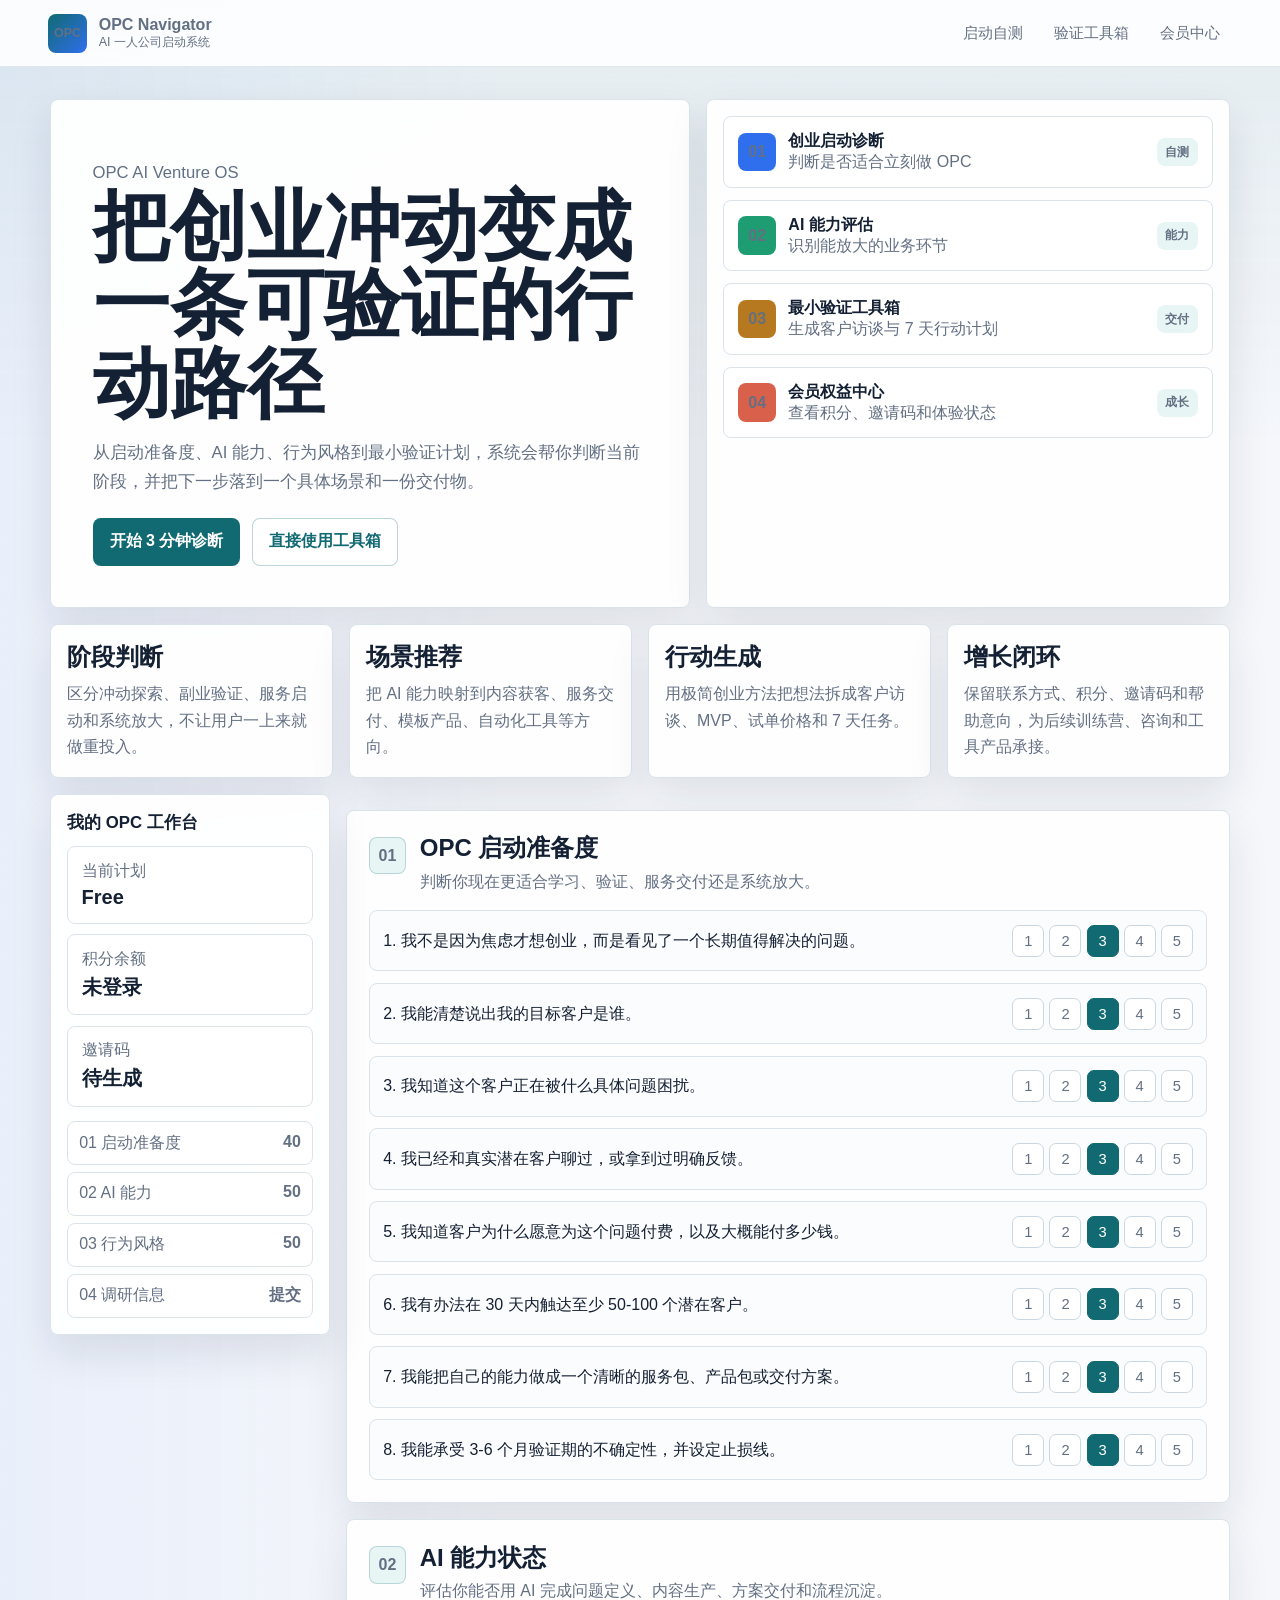
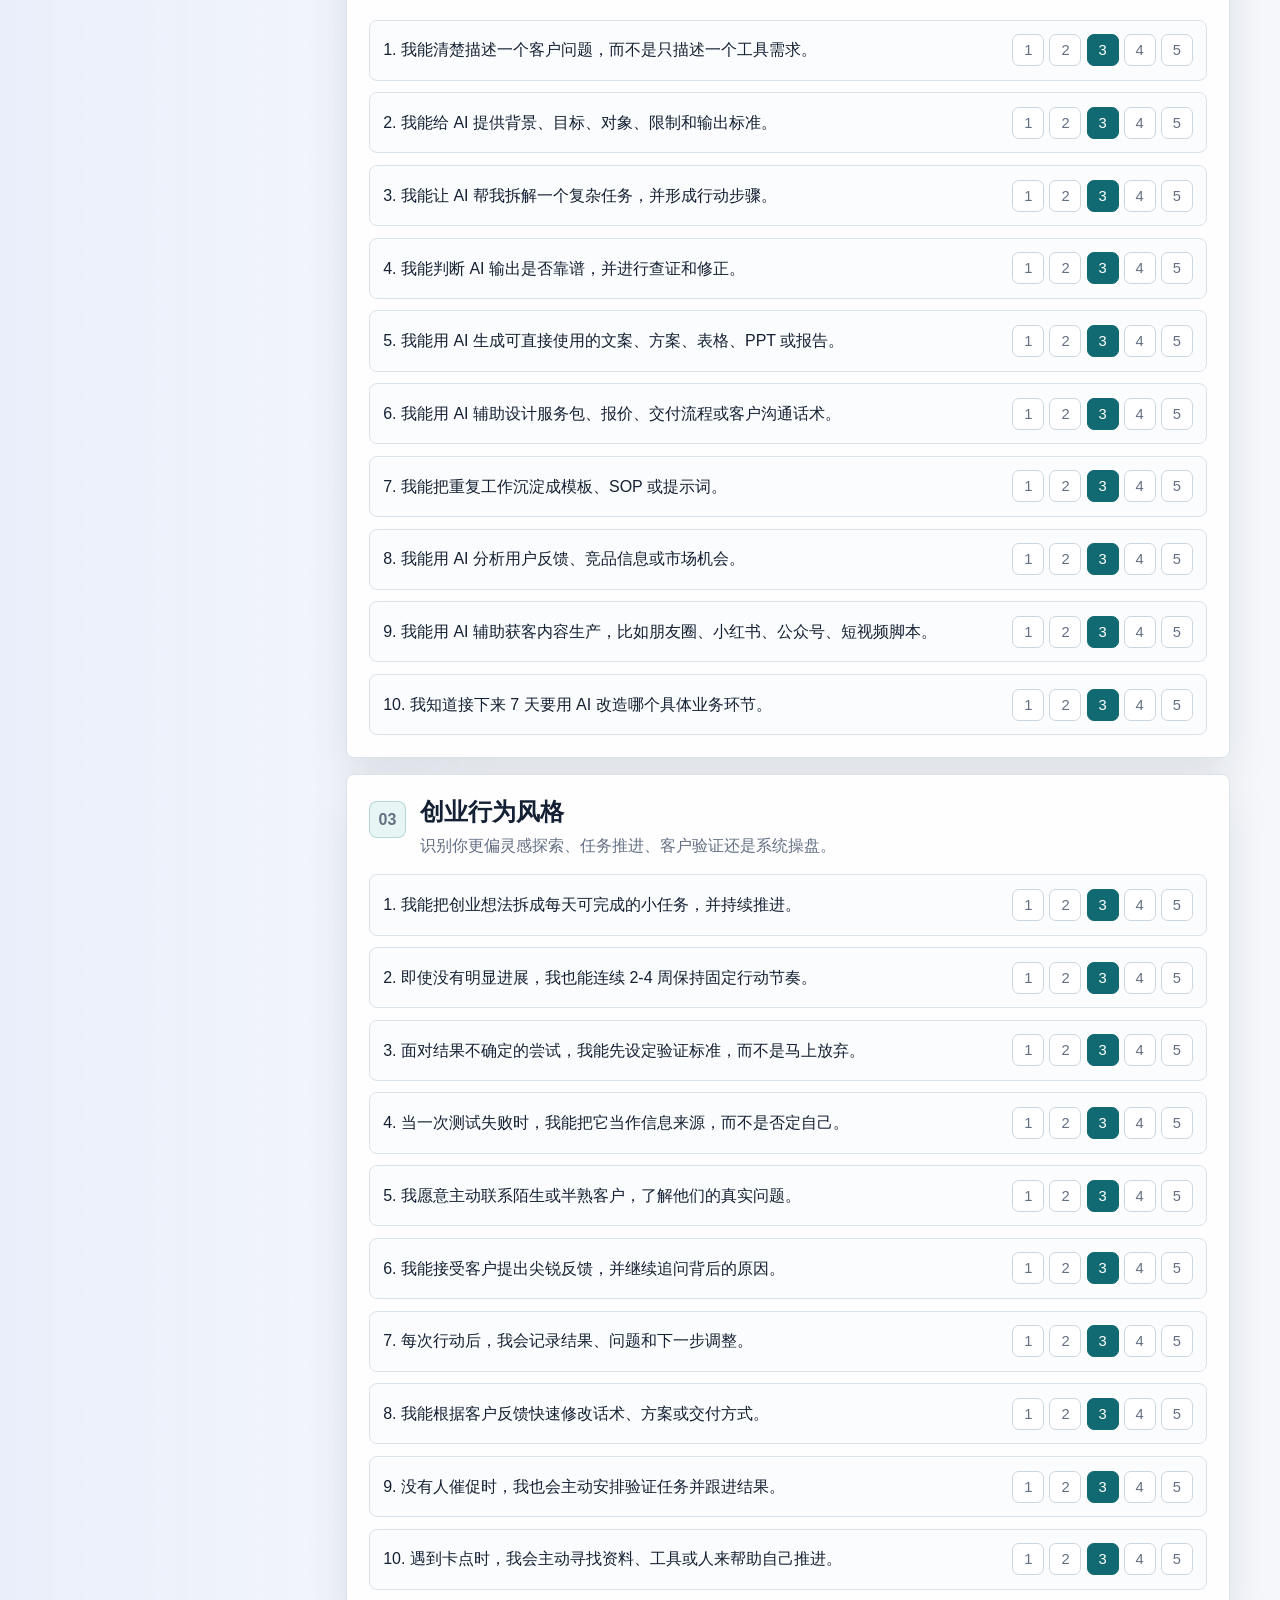
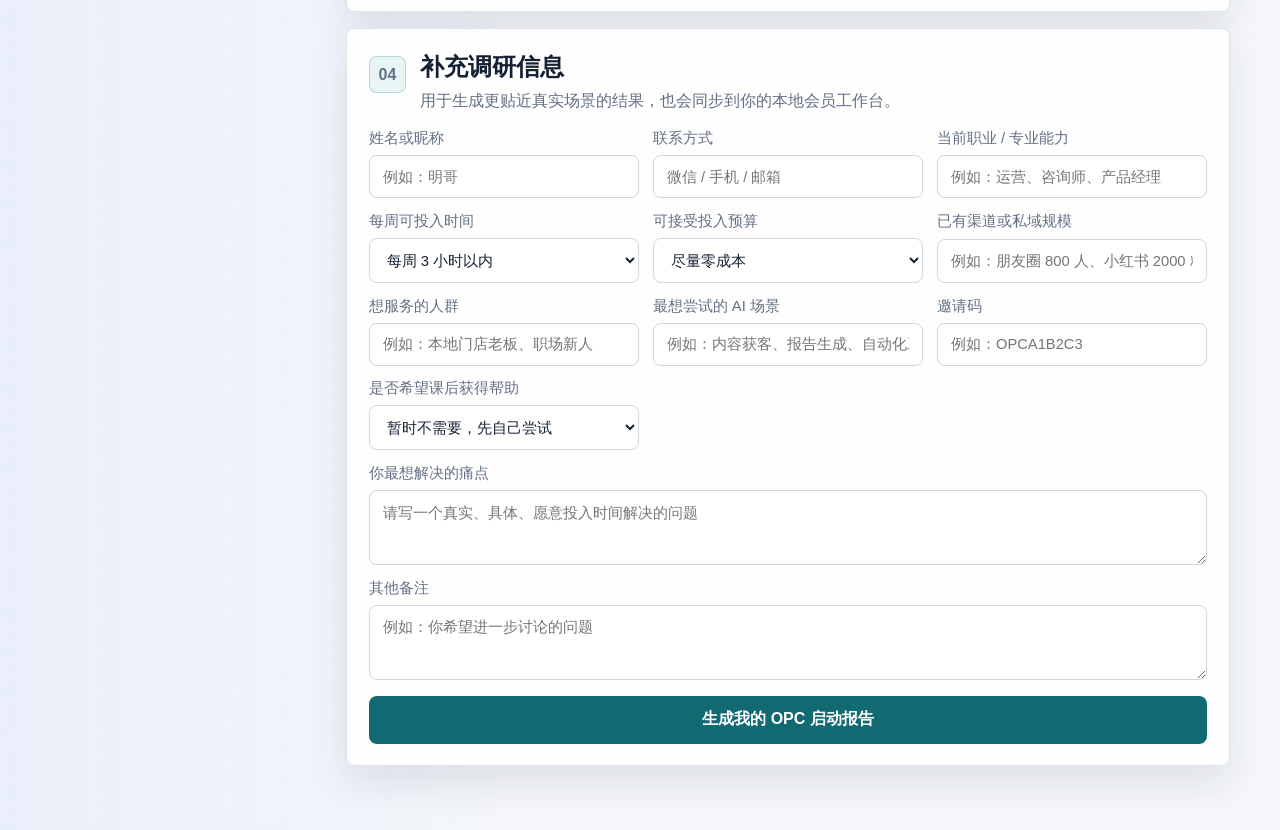
<file: webapp/public/index.html>
<!doctype html>
<html lang="zh-CN">
  <head>
    <meta charset="utf-8" />
    <meta name="viewport" content="width=device-width, initial-scale=1" />
    <title>OPC Navigator | AI 一人公司启动系统</title>
    <link rel="stylesheet" href="styles.css" />
  </head>
  <body>
    <header class="app-header">
      <a class="brand" href="./">
        <span class="brand-mark">OPC</span>
        <span>
          <strong>OPC Navigator</strong>
          <span>AI 一人公司启动系统</span>
        </span>
      </a>
      <nav class="nav" aria-label="主导航">
        <a href="#assessment">启动自测</a>
        <a href="toolbox.html">验证工具箱</a>
        <a href="member.html">会员中心</a>
      </nav>
    </header>

    <main class="product-shell">
      <section class="workbench-hero">
        <div class="hero-copy">
          <p class="eyebrow">OPC AI Venture OS</p>
          <h1>把创业冲动变成一条可验证的行动路径</h1>
          <p>从启动准备度、AI 能力、行为风格到最小验证计划，系统会帮你判断当前阶段，并把下一步落到一个具体场景和一份交付物。</p>
          <div class="hero-actions">
            <a class="primary" href="#assessment">开始 3 分钟诊断</a>
            <a class="secondary" href="toolbox.html">直接使用工具箱</a>
          </div>
        </div>
        <aside class="hero-panel">
          <div class="system-map">
            <div class="map-item">
              <span class="map-icon">01</span>
              <div><strong>创业启动诊断</strong><span>判断是否适合立刻做 OPC</span></div>
              <span class="chip">自测</span>
            </div>
            <div class="map-item">
              <span class="map-icon">02</span>
              <div><strong>AI 能力评估</strong><span>识别能放大的业务环节</span></div>
              <span class="chip">能力</span>
            </div>
            <div class="map-item">
              <span class="map-icon">03</span>
              <div><strong>最小验证工具箱</strong><span>生成客户访谈与 7 天行动计划</span></div>
              <span class="chip">交付</span>
            </div>
            <div class="map-item">
              <span class="map-icon">04</span>
              <div><strong>会员权益中心</strong><span>查看积分、邀请码和体验状态</span></div>
              <span class="chip">成长</span>
            </div>
          </div>
        </aside>
      </section>

      <section class="module-grid" aria-label="产品模块">
        <article class="product-card">
          <h2>阶段判断</h2>
          <p>区分冲动探索、副业验证、服务启动和系统放大，不让用户一上来就做重投入。</p>
        </article>
        <article class="product-card">
          <h2>场景推荐</h2>
          <p>把 AI 能力映射到内容获客、服务交付、模板产品、自动化工具等方向。</p>
        </article>
        <article class="product-card">
          <h2>行动生成</h2>
          <p>用极简创业方法把想法拆成客户访谈、MVP、试单价格和 7 天任务。</p>
        </article>
        <article class="product-card">
          <h2>增长闭环</h2>
          <p>保留联系方式、积分、邀请码和帮助意向，为后续训练营、咨询和工具产品承接。</p>
        </article>
      </section>

      <div class="workspace-layout" id="assessment">
        <aside class="profile-panel">
          <h2>我的 OPC 工作台</h2>
          <div class="mini-stack">
            <div class="mini-card"><span>当前计划</span><strong id="memberPlan">Free</strong></div>
            <div class="mini-card"><span>积分余额</span><strong id="memberCredits">未登录</strong></div>
            <div class="mini-card"><span>邀请码</span><strong id="memberInviteCode">待生成</strong></div>
          </div>
          <div class="step-list">
            <a href="#readinessBlock"><span>01 启动准备度</span><strong>40</strong></a>
            <a href="#aiBlock"><span>02 AI 能力</span><strong>50</strong></a>
            <a href="#behaviorBlock"><span>03 行为风格</span><strong>50</strong></a>
            <a href="#researchBlock"><span>04 调研信息</span><strong>提交</strong></a>
          </div>
        </aside>

        <form id="surveyForm" class="survey">
          <section class="section" id="readinessBlock">
            <div class="section-head">
              <p class="step">01</p>
              <div>
                <h2>OPC 启动准备度</h2>
                <p>判断你现在更适合学习、验证、服务交付还是系统放大。</p>
              </div>
            </div>
            <div id="readinessQuestions" class="question-list"></div>
          </section>

          <section class="section" id="aiBlock">
            <div class="section-head">
              <p class="step">02</p>
              <div>
                <h2>AI 能力状态</h2>
                <p>评估你能否用 AI 完成问题定义、内容生产、方案交付和流程沉淀。</p>
              </div>
            </div>
            <div id="aiQuestions" class="question-list compact"></div>
          </section>

          <section class="section" id="behaviorBlock">
            <div class="section-head">
              <p class="step">03</p>
              <div>
                <h2>创业行为风格</h2>
                <p>识别你更偏灵感探索、任务推进、客户验证还是系统操盘。</p>
              </div>
            </div>
            <div id="behaviorQuestions" class="question-list compact"></div>
          </section>

          <section class="section" id="researchBlock">
            <div class="section-head">
              <p class="step">04</p>
              <div>
                <h2>补充调研信息</h2>
                <p>用于生成更贴近真实场景的结果，也会同步到你的本地会员工作台。</p>
              </div>
            </div>
            <div class="form-grid">
              <label>姓名或昵称<input name="name" placeholder="例如：明哥" /></label>
              <label>联系方式<input name="contact" placeholder="微信 / 手机 / 邮箱" /></label>
              <label>当前职业 / 专业能力<input name="role" placeholder="例如：运营、咨询师、产品经理" /></label>
              <label>每周可投入时间
                <select name="weeklyTime">
                  <option value="每周 3 小时以内">每周 3 小时以内</option>
                  <option value="每周 3-8 小时">每周 3-8 小时</option>
                  <option value="每周 8-20 小时">每周 8-20 小时</option>
                  <option value="每周 20 小时以上">每周 20 小时以上</option>
                </select>
              </label>
              <label>可接受投入预算
                <select name="budget">
                  <option value="尽量零成本">尽量零成本</option>
                  <option value="1000 元以内">1000 元以内</option>
                  <option value="1000-5000 元">1000-5000 元</option>
                  <option value="5000 元以上">5000 元以上</option>
                </select>
              </label>
              <label>已有渠道或私域规模<input name="channel" placeholder="例如：朋友圈 800 人、小红书 2000 粉" /></label>
              <label>想服务的人群<input name="targetUser" placeholder="例如：本地门店老板、职场新人" /></label>
              <label>最想尝试的 AI 场景<input name="preferredScene" placeholder="例如：内容获客、报告生成、自动化工具" /></label>
              <label>邀请码<input name="inviteCode" placeholder="例如：OPCA1B2C3" /></label>
              <label>是否希望课后获得帮助
                <select name="supportIntent">
                  <option value="暂时不需要，先自己尝试">暂时不需要，先自己尝试</option>
                  <option value="希望获得学习资料">希望获得学习资料</option>
                  <option value="希望有人帮我诊断方向">希望有人帮我诊断方向</option>
                  <option value="希望参加后续训练或陪跑">希望参加后续训练或陪跑</option>
                </select>
              </label>
              <label class="wide">你最想解决的痛点<textarea name="painPoint" rows="3" placeholder="请写一个真实、具体、愿意投入时间解决的问题"></textarea></label>
              <label class="wide">其他备注<textarea name="notes" rows="3" placeholder="例如：你希望进一步讨论的问题"></textarea></label>
            </div>
            <button class="primary" type="submit">生成我的 OPC 启动报告</button>
          </section>
        </form>
      </div>

      <section id="result" class="result hidden" aria-live="polite"></section>
    </main>

    <script src="app.js"></script>
  </body>
</html>
</file>
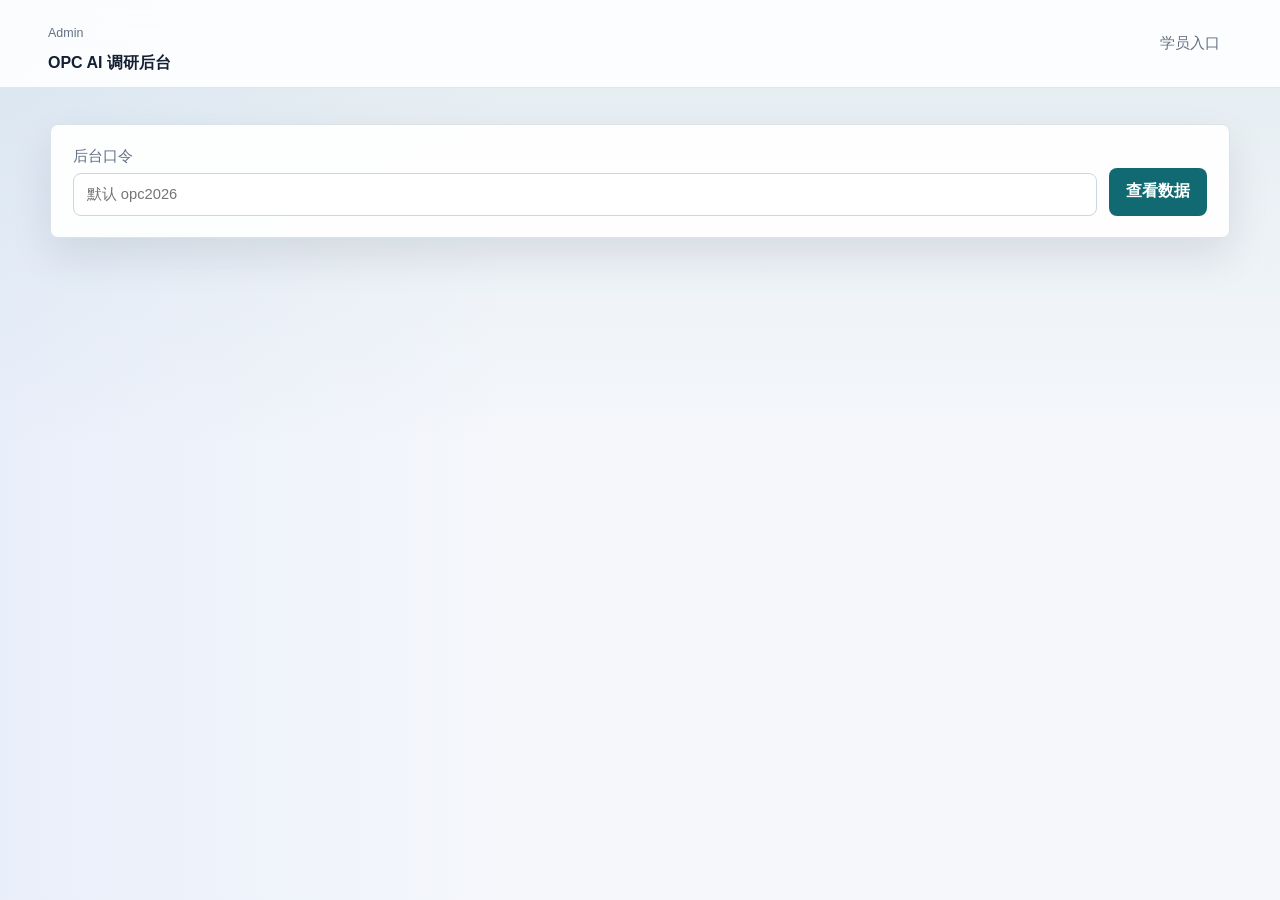
<file: webapp/public/admin.html>
<!doctype html>
<html lang="zh-CN">
  <head>
    <meta charset="utf-8" />
    <meta name="viewport" content="width=device-width, initial-scale=1" />
    <title>OPC AI 调研后台</title>
    <link rel="stylesheet" href="styles.css" />
  </head>
  <body>
    <header class="topbar">
      <div>
        <p class="eyebrow">Admin</p>
        <h1>OPC AI 调研后台</h1>
      </div>
      <a class="ghost-link" href="./">学员入口</a>
    </header>

    <main class="shell">
      <section class="admin-login" id="loginBox">
        <label>后台口令<input id="tokenInput" type="password" placeholder="默认 opc2026" /></label>
        <button class="primary" id="loadBtn">查看数据</button>
      </section>

      <section id="dashboard" class="hidden">
        <div class="metrics">
          <article><span>提交人数</span><strong id="totalCount">0</strong></article>
          <article><span>启动准备度均分</span><strong id="avgReadiness">0</strong></article>
          <article><span>AI 能力均分</span><strong id="avgAi">0</strong></article>
          <article><span>行为风格均分</span><strong id="avgBehavior">0</strong></article>
          <article><span>工具箱使用</span><strong id="toolboxCount">0</strong></article>
          <article><span>用户数</span><strong id="userCount">0</strong></article>
          <article><span>积分记录</span><strong id="creditRecordCount">0</strong></article>
          <article><span>邀请数</span><strong id="inviteCount">0</strong></article>
        </div>

        <div class="admin-grid">
          <section class="section"><h2>启动准备度分布</h2><div id="readinessChart" class="bars"></div></section>
          <section class="section"><h2>AI 能力分布</h2><div id="aiChart" class="bars"></div></section>
          <section class="section"><h2>行为风格分布</h2><div id="behaviorChart" class="bars"></div></section>
          <section class="section"><h2>创业方向分布</h2><div id="directionChart" class="bars"></div></section>
          <section class="section"><h2>帮助意向分布</h2><div id="supportChart" class="bars"></div></section>
          <section class="section"><h2>内部服务线索</h2><div id="serviceChart" class="bars"></div></section>
        </div>

        <section class="section">
          <div class="section-head table-head">
            <div>
              <h2>提交明细</h2>
              <p>可按服务线索、方向、联系方式做后续跟进。</p>
            </div>
            <button class="secondary" id="exportBtn">导出 CSV</button>
          </div>
          <div class="table-wrap">
            <table>
              <thead>
                <tr>
                  <th>时间</th>
                  <th>姓名</th>
                  <th>联系方式</th>
                  <th>职业</th>
                  <th>创业状态</th>
                  <th>AI 状态</th>
                  <th>行为风格</th>
                  <th>方向</th>
                  <th>帮助意向</th>
                  <th>邀请码</th>
                  <th>服务线索</th>
                  <th>痛点</th>
                </tr>
              </thead>
              <tbody id="responsesBody"></tbody>
            </table>
          </div>
        </section>

        <section class="section">
          <div class="section-head table-head">
            <div>
              <h2>工具箱使用记录</h2>
              <p>记录免费完整体验的领取情况和用户验证方向。</p>
            </div>
          </div>
          <div class="table-wrap">
            <table>
              <thead>
                <tr>
                  <th>时间</th>
                  <th>姓名</th>
                  <th>联系方式</th>
                  <th>职业</th>
                  <th>目标人群</th>
                  <th>痛点</th>
                  <th>邀请码</th>
                  <th>试单价格</th>
                </tr>
              </thead>
              <tbody id="toolboxBody"></tbody>
            </table>
          </div>
        </section>

        <section class="section">
          <div class="section-head table-head">
            <div>
              <h2>用户列表</h2>
              <p>按联系方式聚合，展示计划、积分、工具箱权益和个人邀请码。</p>
            </div>
          </div>
          <div class="table-wrap">
            <table>
              <thead>
                <tr>
                  <th>联系方式</th>
                  <th>计划</th>
                  <th>积分</th>
                  <th>免费工具箱</th>
                  <th>邀请码</th>
                </tr>
              </thead>
              <tbody id="usersBody"></tbody>
            </table>
          </div>
        </section>
      </section>
    </main>

    <script src="admin.js"></script>
  </body>
</html>
</file>
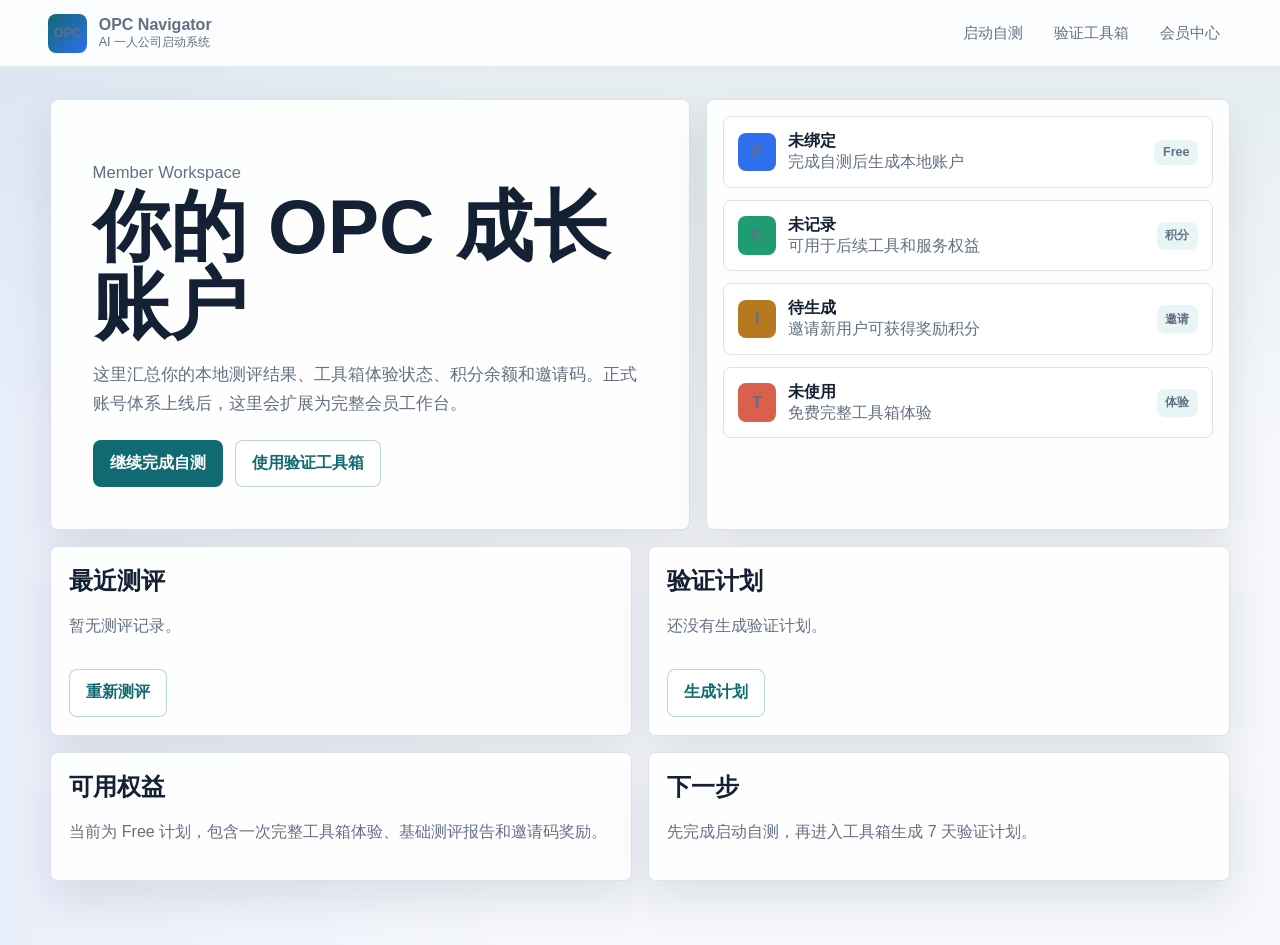
<file: webapp/public/member.html>
<!doctype html>
<html lang="zh-CN">
  <head>
    <meta charset="utf-8" />
    <meta name="viewport" content="width=device-width, initial-scale=1" />
    <title>会员中心 | OPC Navigator</title>
    <link rel="stylesheet" href="styles.css" />
  </head>
  <body>
    <header class="app-header">
      <a class="brand" href="./">
        <span class="brand-mark">OPC</span>
        <span>
          <strong>OPC Navigator</strong>
          <span>AI 一人公司启动系统</span>
        </span>
      </a>
      <nav class="nav" aria-label="主导航">
        <a href="./">启动自测</a>
        <a href="toolbox.html">验证工具箱</a>
        <a href="member.html">会员中心</a>
      </nav>
    </header>

    <main class="product-shell">
      <section class="workbench-hero">
        <div class="hero-copy">
          <p class="eyebrow">Member Workspace</p>
          <h1>你的 OPC 成长账户</h1>
          <p>这里汇总你的本地测评结果、工具箱体验状态、积分余额和邀请码。正式账号体系上线后，这里会扩展为完整会员工作台。</p>
          <div class="hero-actions">
            <a class="primary" href="./">继续完成自测</a>
            <a class="secondary" href="toolbox.html">使用验证工具箱</a>
          </div>
        </div>
        <aside class="hero-panel">
          <div class="system-map">
            <div class="map-item">
              <span class="map-icon">P</span>
              <div><strong id="memberName">未绑定</strong><span id="memberContact">完成自测后生成本地账户</span></div>
              <span class="chip" id="memberPlanBadge">Free</span>
            </div>
            <div class="map-item">
              <span class="map-icon">C</span>
              <div><strong id="memberCreditsValue">未记录</strong><span>可用于后续工具和服务权益</span></div>
              <span class="chip">积分</span>
            </div>
            <div class="map-item">
              <span class="map-icon">I</span>
              <div><strong id="memberInviteValue">待生成</strong><span>邀请新用户可获得奖励积分</span></div>
              <span class="chip">邀请</span>
            </div>
            <div class="map-item">
              <span class="map-icon">T</span>
              <div><strong id="memberTrialValue">未使用</strong><span>免费完整工具箱体验</span></div>
              <span class="chip">体验</span>
            </div>
          </div>
        </aside>
      </section>

      <section class="member-grid">
        <article class="member-card">
          <h2>最近测评</h2>
          <p id="surveySummary">暂无测评记录。</p>
          <a class="secondary inline-action" href="./">重新测评</a>
        </article>
        <article class="member-card">
          <h2>验证计划</h2>
          <p id="toolboxSummary">还没有生成验证计划。</p>
          <a class="secondary inline-action" href="toolbox.html">生成计划</a>
        </article>
        <article class="member-card">
          <h2>可用权益</h2>
          <p>当前为 Free 计划，包含一次完整工具箱体验、基础测评报告和邀请码奖励。</p>
        </article>
        <article class="member-card">
          <h2>下一步</h2>
          <p id="nextAction">先完成启动自测，再进入工具箱生成 7 天验证计划。</p>
        </article>
      </section>
    </main>

    <script src="member.js"></script>
  </body>
</html>
</file>
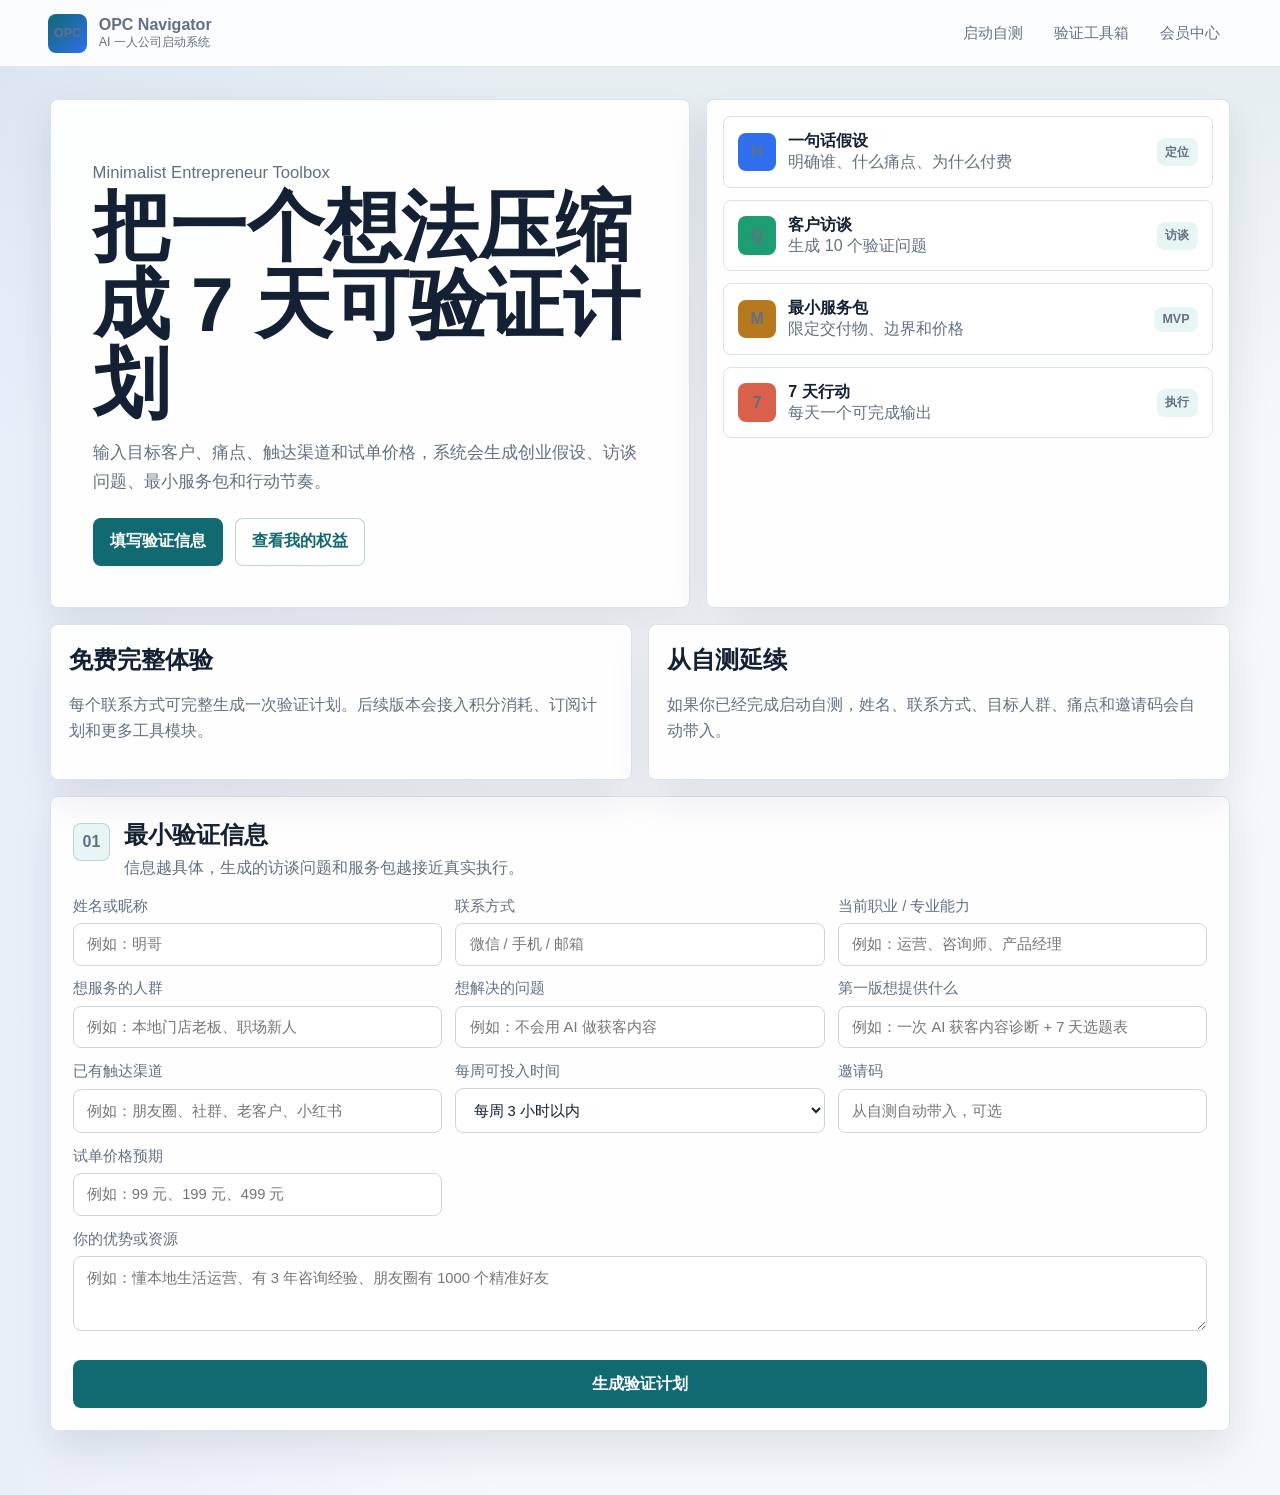
<file: webapp/public/toolbox.html>
<!doctype html>
<html lang="zh-CN">
  <head>
    <meta charset="utf-8" />
    <meta name="viewport" content="width=device-width, initial-scale=1" />
    <title>验证工具箱 | OPC Navigator</title>
    <link rel="stylesheet" href="styles.css" />
  </head>
  <body>
    <header class="app-header">
      <a class="brand" href="./">
        <span class="brand-mark">OPC</span>
        <span>
          <strong>OPC Navigator</strong>
          <span>AI 一人公司启动系统</span>
        </span>
      </a>
      <nav class="nav" aria-label="主导航">
        <a href="./">启动自测</a>
        <a href="toolbox.html">验证工具箱</a>
        <a href="member.html">会员中心</a>
      </nav>
    </header>

    <main class="product-shell">
      <section class="workbench-hero">
        <div class="hero-copy">
          <p class="eyebrow">Minimalist Entrepreneur Toolbox</p>
          <h1>把一个想法压缩成 7 天可验证计划</h1>
          <p>输入目标客户、痛点、触达渠道和试单价格，系统会生成创业假设、访谈问题、最小服务包和行动节奏。</p>
          <div class="hero-actions">
            <a class="primary" href="#toolboxForm">填写验证信息</a>
            <a class="secondary" href="member.html">查看我的权益</a>
          </div>
        </div>
        <aside class="hero-panel">
          <div class="system-map">
            <div class="map-item">
              <span class="map-icon">H</span>
              <div><strong>一句话假设</strong><span>明确谁、什么痛点、为什么付费</span></div>
              <span class="chip">定位</span>
            </div>
            <div class="map-item">
              <span class="map-icon">Q</span>
              <div><strong>客户访谈</strong><span>生成 10 个验证问题</span></div>
              <span class="chip">访谈</span>
            </div>
            <div class="map-item">
              <span class="map-icon">M</span>
              <div><strong>最小服务包</strong><span>限定交付物、边界和价格</span></div>
              <span class="chip">MVP</span>
            </div>
            <div class="map-item">
              <span class="map-icon">7</span>
              <div><strong>7 天行动</strong><span>每天一个可完成输出</span></div>
              <span class="chip">执行</span>
            </div>
          </div>
        </aside>
      </section>

      <section class="tool-grid">
        <article class="tool-panel">
          <h2>免费完整体验</h2>
          <p>每个联系方式可完整生成一次验证计划。后续版本会接入积分消耗、订阅计划和更多工具模块。</p>
        </article>
        <article class="tool-panel">
          <h2>从自测延续</h2>
          <p>如果你已经完成启动自测，姓名、联系方式、目标人群、痛点和邀请码会自动带入。</p>
        </article>
      </section>

      <section class="section">
        <div class="section-head">
          <p class="step">01</p>
          <div>
            <h2>最小验证信息</h2>
            <p>信息越具体，生成的访谈问题和服务包越接近真实执行。</p>
          </div>
        </div>

        <form id="toolboxForm" class="form-grid">
          <label>姓名或昵称<input name="name" placeholder="例如：明哥" /></label>
          <label>联系方式<input name="contact" required placeholder="微信 / 手机 / 邮箱" /></label>
          <label>当前职业 / 专业能力<input name="role" placeholder="例如：运营、咨询师、产品经理" /></label>
          <label>想服务的人群<input name="targetUser" required placeholder="例如：本地门店老板、职场新人" /></label>
          <label>想解决的问题<input name="painPoint" required placeholder="例如：不会用 AI 做获客内容" /></label>
          <label>第一版想提供什么<input name="offer" placeholder="例如：一次 AI 获客内容诊断 + 7 天选题表" /></label>
          <label>已有触达渠道<input name="channel" placeholder="例如：朋友圈、社群、老客户、小红书" /></label>
          <label>每周可投入时间
            <select name="weeklyTime">
              <option value="每周 3 小时以内">每周 3 小时以内</option>
              <option value="每周 3-8 小时">每周 3-8 小时</option>
              <option value="每周 8-20 小时">每周 8-20 小时</option>
              <option value="每周 20 小时以上">每周 20 小时以上</option>
            </select>
          </label>
          <label>邀请码<input name="inviteCode" placeholder="从自测自动带入，可选" /></label>
          <label>试单价格预期<input name="price" placeholder="例如：99 元、199 元、499 元" /></label>
          <label class="wide">你的优势或资源<textarea name="strengths" rows="3" placeholder="例如：懂本地生活运营、有 3 年咨询经验、朋友圈有 1000 个精准好友"></textarea></label>
          <button class="primary wide" type="submit">生成验证计划</button>
        </form>
      </section>

      <section id="toolboxResult" class="result hidden" aria-live="polite"></section>
    </main>

    <script src="toolbox.js"></script>
  </body>
</html>
</file>
<file: webapp/public/styles.css>
:root {
  --bg: #f5f7fb;
  --surface: #ffffff;
  --surface-soft: #f0f6f8;
  --ink: #142033;
  --muted: #637083;
  --line: #dbe3ea;
  --primary: #116a72;
  --primary-strong: #0b4e59;
  --blue: #2f6fed;
  --green: #1f9d72;
  --amber: #b7791f;
  --coral: #d9604b;
  --shadow: 0 18px 42px rgba(20, 32, 51, 0.1);
}

* {
  box-sizing: border-box;
}

html {
  scroll-behavior: smooth;
}

body {
  margin: 0;
  min-height: 100vh;
  color: var(--ink);
  font-family: "Microsoft YaHei", "PingFang SC", Arial, sans-serif;
  background:
    linear-gradient(180deg, rgba(17, 106, 114, 0.08), transparent 28rem),
    linear-gradient(90deg, rgba(47, 111, 237, 0.06), transparent 32rem),
    var(--bg);
}

button,
input,
select,
textarea {
  font: inherit;
}

a {
  color: inherit;
}

.app-header,
.topbar {
  position: sticky;
  top: 0;
  z-index: 5;
  display: flex;
  align-items: center;
  justify-content: space-between;
  gap: 1rem;
  padding: 0.85rem clamp(1rem, 4vw, 3rem);
  border-bottom: 1px solid rgba(219, 227, 234, 0.88);
  background: rgba(255, 255, 255, 0.88);
  backdrop-filter: blur(16px);
}

.brand {
  display: flex;
  align-items: center;
  gap: 0.72rem;
  text-decoration: none;
}

.brand-mark {
  display: grid;
  place-items: center;
  width: 2.45rem;
  height: 2.45rem;
  border-radius: 8px;
  color: #ffffff;
  font-weight: 900;
  background: linear-gradient(135deg, var(--primary), var(--blue));
}

.brand strong,
.topbar h1 {
  display: block;
  margin: 0;
  font-size: 1rem;
  letter-spacing: 0;
}

.brand span,
.eyebrow,
.step-label {
  color: var(--muted);
  font-size: 0.78rem;
}

.nav {
  display: flex;
  align-items: center;
  gap: 0.35rem;
}

.nav a,
.ghost-link,
.secondary,
.primary,
.chip {
  border-radius: 8px;
  text-decoration: none;
}

.nav a,
.ghost-link {
  padding: 0.6rem 0.78rem;
  color: var(--muted);
  font-size: 0.92rem;
}

.nav a:hover,
.ghost-link:hover {
  color: var(--primary);
  background: var(--surface-soft);
}

.shell,
.product-shell {
  width: min(1180px, calc(100% - 2rem));
  margin: 0 auto;
  padding: 1.25rem 0 4rem;
}

.workbench-hero {
  display: grid;
  grid-template-columns: minmax(0, 1.1fr) minmax(330px, 0.9fr);
  gap: 1rem;
  align-items: stretch;
  margin: 0.75rem 0 1rem;
}

.hero-copy,
.hero-panel,
.product-card,
.section,
.admin-login,
.metrics article,
.profile-panel,
.mini-card,
.tool-panel,
.member-card {
  border: 1px solid var(--line);
  border-radius: 8px;
  background: rgba(255, 255, 255, 0.94);
  box-shadow: var(--shadow);
}

.hero-copy {
  padding: clamp(1.4rem, 4vw, 2.6rem);
  overflow: hidden;
}

.hero-copy h1,
.hero-copy h2 {
  max-width: 48rem;
  margin: 0;
  font-size: clamp(2.3rem, 6vw, 4.8rem);
  line-height: 1.02;
  letter-spacing: 0;
}

.hero-copy p {
  max-width: 43rem;
  margin: 1rem 0 0;
  color: var(--muted);
  font-size: 1.04rem;
  line-height: 1.75;
}

.hero-actions {
  display: flex;
  flex-wrap: wrap;
  gap: 0.75rem;
  margin-top: 1.35rem;
}

.primary,
.secondary {
  display: inline-flex;
  align-items: center;
  justify-content: center;
  min-height: 2.75rem;
  padding: 0.78rem 1rem;
  border: 1px solid transparent;
  cursor: pointer;
  font-weight: 800;
}

.primary {
  color: #ffffff;
  background: var(--primary);
}

.primary:hover {
  background: var(--primary-strong);
}

.secondary {
  color: var(--primary);
  background: #ffffff;
  border-color: rgba(17, 106, 114, 0.28);
}

.secondary:hover {
  background: var(--surface-soft);
}

.inline-action {
  width: auto;
  margin-top: 0.8rem;
}

.hero-panel {
  padding: 1rem;
}

.system-map {
  display: grid;
  gap: 0.75rem;
}

.map-item {
  display: grid;
  grid-template-columns: 2.4rem minmax(0, 1fr) auto;
  gap: 0.75rem;
  align-items: center;
  padding: 0.86rem;
  border: 1px solid var(--line);
  border-radius: 8px;
  background: var(--surface);
}

.map-icon {
  display: grid;
  place-items: center;
  width: 2.4rem;
  height: 2.4rem;
  border-radius: 8px;
  color: #ffffff;
  font-weight: 900;
  background: var(--blue);
}

.map-item:nth-child(2) .map-icon {
  background: var(--green);
}

.map-item:nth-child(3) .map-icon {
  background: var(--amber);
}

.map-item:nth-child(4) .map-icon {
  background: var(--coral);
}

.map-item strong,
.mini-card strong,
.member-card strong {
  display: block;
}

.map-item span,
.hero-panel small,
.section p,
.product-card p,
.mini-card span,
.member-card span,
label {
  color: var(--muted);
}

.chip {
  padding: 0.35rem 0.55rem;
  color: var(--primary);
  font-size: 0.78rem;
  font-weight: 800;
  background: #e8f5f5;
}

.module-grid {
  display: grid;
  grid-template-columns: repeat(4, minmax(0, 1fr));
  gap: 1rem;
  margin: 1rem 0;
}

.product-card {
  padding: 1rem;
}

.product-card h2,
.product-card h3,
.section h2,
.result h2,
.tool-panel h2,
.member-card h2 {
  margin: 0;
  letter-spacing: 0;
}

.product-card p {
  margin: 0.5rem 0 0;
  line-height: 1.65;
}

.workspace-layout {
  display: grid;
  grid-template-columns: 280px minmax(0, 1fr);
  gap: 1rem;
  align-items: start;
}

.profile-panel {
  position: sticky;
  top: 5rem;
  padding: 1rem;
}

.profile-panel h2 {
  margin: 0 0 0.8rem;
  font-size: 1.05rem;
}

.mini-stack {
  display: grid;
  gap: 0.65rem;
}

.mini-card {
  padding: 0.85rem;
  box-shadow: none;
}

.mini-card strong {
  margin-top: 0.25rem;
  font-size: 1.25rem;
}

.step-list {
  display: grid;
  gap: 0.45rem;
  margin-top: 0.9rem;
}

.step-list a {
  display: flex;
  justify-content: space-between;
  gap: 0.7rem;
  padding: 0.65rem 0.7rem;
  border: 1px solid var(--line);
  border-radius: 8px;
  color: var(--muted);
  text-decoration: none;
  background: #ffffff;
}

.step-list a:hover {
  color: var(--primary);
  border-color: rgba(17, 106, 114, 0.34);
}

.section,
.admin-login {
  margin-top: 1rem;
  padding: clamp(1rem, 3vw, 1.35rem);
}

.section-head {
  display: flex;
  gap: 0.85rem;
  align-items: flex-start;
  margin-bottom: 1rem;
}

.step,
.step-label {
  display: grid;
  place-items: center;
  flex: 0 0 2.35rem;
  height: 2.35rem;
  margin: 0;
  border: 1px solid rgba(17, 106, 114, 0.22);
  border-radius: 8px;
  color: var(--primary);
  font-weight: 900;
  background: #e8f5f5;
}

.section p {
  margin: 0.28rem 0 0;
  line-height: 1.6;
}

.question-list {
  display: grid;
  gap: 0.72rem;
}

.question {
  display: grid;
  grid-template-columns: minmax(0, 1fr) auto;
  gap: 1rem;
  align-items: center;
  padding: 0.85rem;
  border: 1px solid var(--line);
  border-radius: 8px;
  background: #fbfcfd;
}

.question p {
  margin: 0;
  color: var(--ink);
}

.scale {
  display: flex;
  gap: 0.32rem;
}

.scale input {
  position: absolute;
  opacity: 0;
}

.scale span {
  display: grid;
  place-items: center;
  width: 2rem;
  height: 2rem;
  border: 1px solid #cbd7e0;
  border-radius: 7px;
  color: var(--muted);
  cursor: pointer;
  background: #ffffff;
}

.scale input:checked + span {
  border-color: var(--primary);
  color: #ffffff;
  background: var(--primary);
}

.form-grid {
  display: grid;
  grid-template-columns: repeat(3, minmax(0, 1fr));
  gap: 0.85rem;
}

label {
  display: grid;
  gap: 0.45rem;
  font-size: 0.92rem;
}

.wide {
  grid-column: span 3;
}

input,
select,
textarea {
  width: 100%;
  border: 1px solid #cbd7e0;
  border-radius: 8px;
  color: var(--ink);
  background: #ffffff;
  padding: 0.78rem 0.82rem;
  outline: none;
}

textarea {
  resize: vertical;
}

input:focus,
select:focus,
textarea:focus {
  border-color: var(--primary);
  box-shadow: 0 0 0 3px rgba(17, 106, 114, 0.12);
}

form > .primary,
.survey .primary {
  width: 100%;
  margin-top: 1rem;
}

.result {
  margin-top: 1rem;
  padding: clamp(1rem, 4vw, 1.5rem);
  border: 1px solid rgba(31, 157, 114, 0.28);
  border-radius: 8px;
  background: #f5fbf8;
  box-shadow: var(--shadow);
}

.result-grid {
  display: grid;
  grid-template-columns: repeat(4, minmax(0, 1fr));
  gap: 0.8rem;
}

.result-card,
.metrics article {
  padding: 1rem;
}

.result-card {
  border: 1px solid rgba(31, 157, 114, 0.18);
  border-radius: 8px;
  background: #ffffff;
}

.result-card span,
.metrics span {
  display: block;
  margin-bottom: 0.4rem;
  color: var(--muted);
  font-size: 0.88rem;
}

.result-card strong,
.metrics strong {
  display: block;
  color: var(--ink);
  font-size: 1.25rem;
  line-height: 1.35;
}

.result-card p,
.result-card li,
.timeline-row p,
.tool-panel p,
.member-card p {
  color: var(--muted);
  line-height: 1.65;
}

.notice {
  color: var(--amber);
}

.toolbox-grid,
.tool-grid,
.member-grid {
  display: grid;
  grid-template-columns: repeat(2, minmax(0, 1fr));
  gap: 1rem;
  margin-top: 1rem;
}

.tool-panel,
.member-card {
  padding: 1.15rem;
}

.timeline {
  display: grid;
  gap: 0.65rem;
}

.timeline-row {
  padding: 0.75rem;
  border: 1px solid var(--line);
  border-radius: 8px;
  background: #fbfcfd;
}

.timeline-row strong {
  color: var(--primary);
}

.timeline-row p {
  margin: 0.25rem 0;
}

.timeline-row small {
  color: var(--muted);
}

.hidden {
  display: none;
}

.admin-login {
  display: flex;
  flex-wrap: wrap;
  gap: 0.75rem;
  align-items: end;
}

.admin-login label {
  flex: 1;
}

.admin-login .primary {
  width: auto;
  margin: 0;
}

.admin-message {
  flex-basis: 100%;
  margin: 0;
  color: var(--amber);
}

.metrics {
  display: grid;
  grid-template-columns: repeat(4, minmax(0, 1fr));
  gap: 1rem;
}

.admin-grid {
  display: grid;
  grid-template-columns: repeat(2, minmax(0, 1fr));
  gap: 1rem;
}

.bar-row {
  display: grid;
  grid-template-columns: 7.5rem minmax(0, 1fr) 2.5rem;
  gap: 0.65rem;
  align-items: center;
  margin: 0.7rem 0;
}

.bar-label,
.bar-count {
  color: var(--muted);
  font-size: 0.9rem;
}

.bar-track {
  height: 0.72rem;
  overflow: hidden;
  border-radius: 99px;
  background: #e5ebf0;
}

.bar-fill {
  height: 100%;
  min-width: 0.35rem;
  border-radius: inherit;
  background: var(--primary);
}

.table-head {
  justify-content: space-between;
  align-items: center;
}

.table-wrap {
  overflow-x: auto;
}

table {
  width: 100%;
  border-collapse: collapse;
  min-width: 980px;
}

th,
td {
  border-bottom: 1px solid var(--line);
  padding: 0.72rem;
  text-align: left;
  vertical-align: top;
  font-size: 0.88rem;
}

th {
  color: var(--ink);
  background: #f2f6f9;
}

td {
  color: var(--muted);
}

@media (max-width: 980px) {
  .workbench-hero,
  .workspace-layout,
  .module-grid,
  .form-grid,
  .result-grid,
  .metrics,
  .admin-grid,
  .toolbox-grid,
  .tool-grid,
  .member-grid {
    grid-template-columns: 1fr;
  }

  .profile-panel {
    position: static;
  }

  .wide {
    grid-column: auto;
  }
}

@media (max-width: 720px) {
  .app-header,
  .topbar {
    align-items: flex-start;
    flex-direction: column;
  }

  .nav {
    width: 100%;
    overflow-x: auto;
    padding-bottom: 0.1rem;
  }

  .hero-copy h1,
  .hero-copy h2 {
    font-size: 2.15rem;
  }

  .question {
    grid-template-columns: 1fr;
  }

  .scale span {
    width: 2.35rem;
    height: 2.2rem;
  }

  .admin-login,
  .section-head,
  .table-head,
  .hero-actions {
    align-items: stretch;
    flex-direction: column;
  }

  .admin-login .primary,
  .hero-actions .primary,
  .hero-actions .secondary {
    width: 100%;
  }
}
</file>
